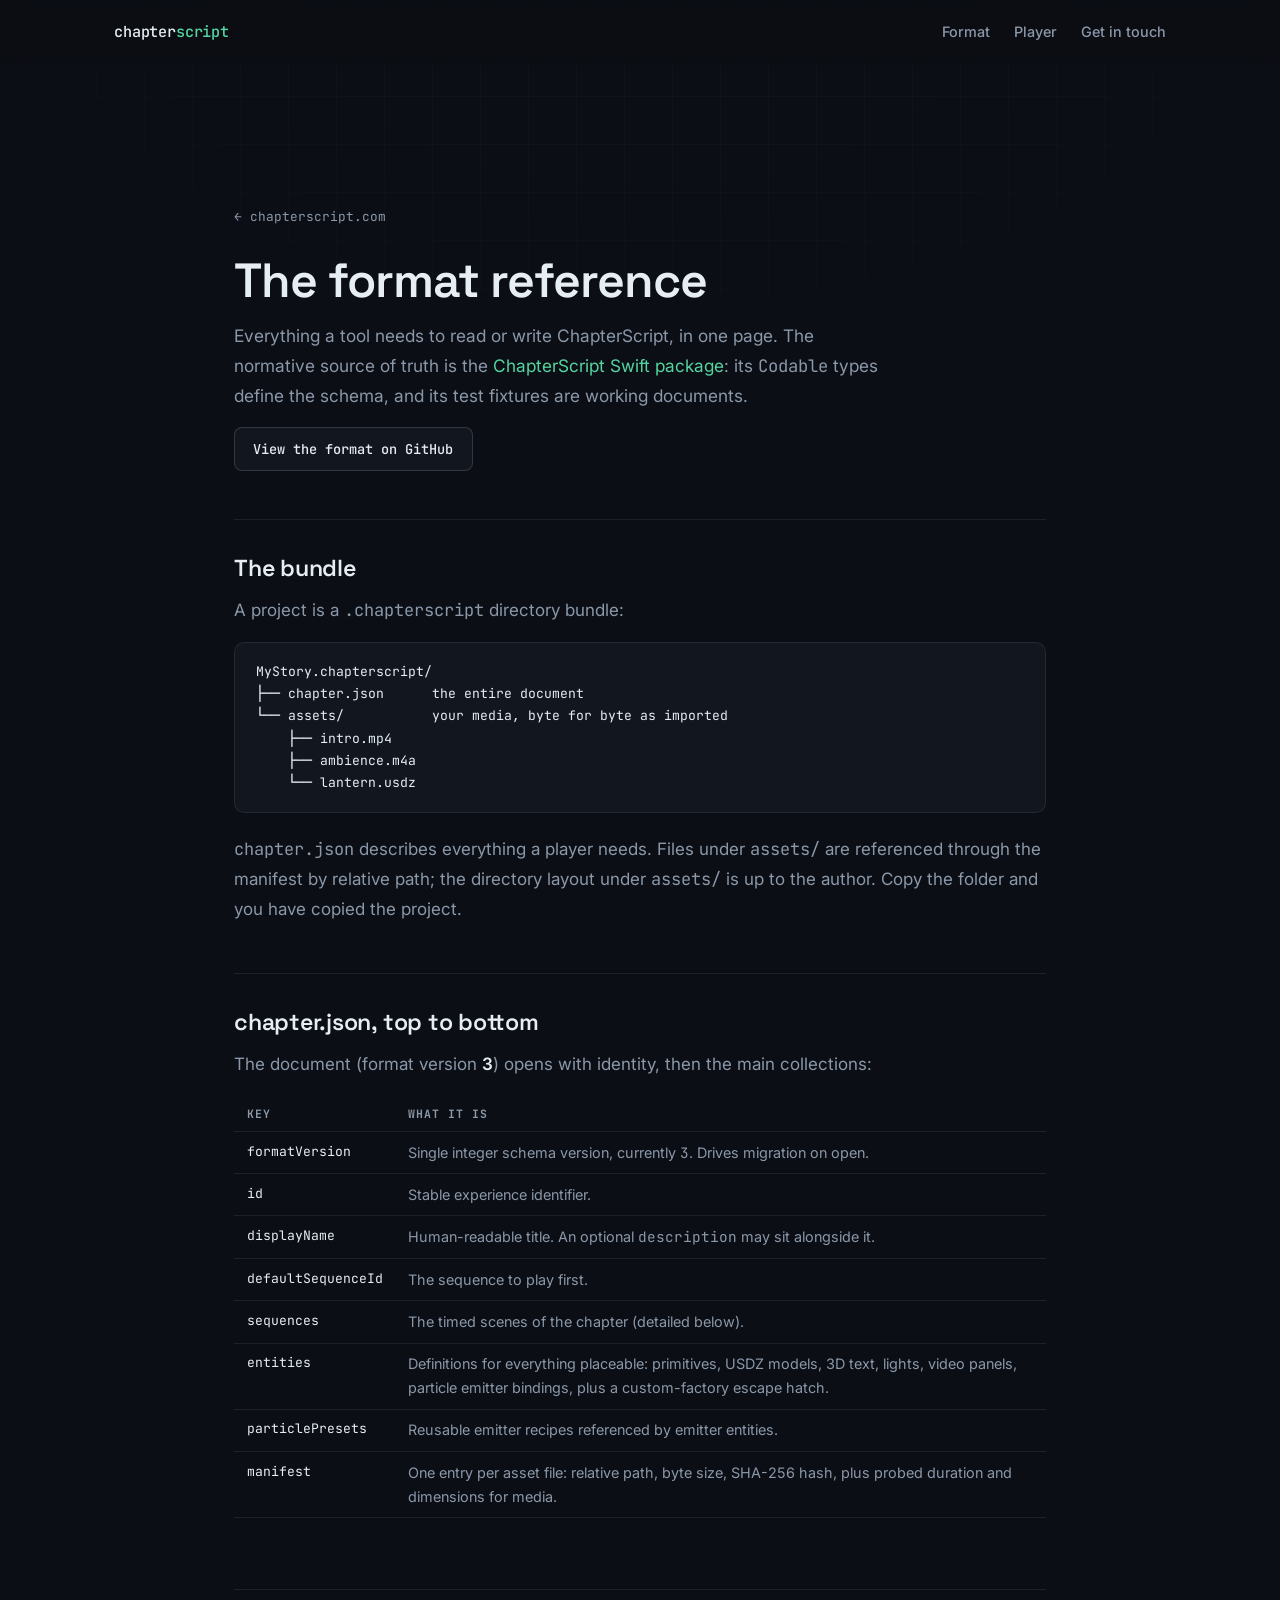
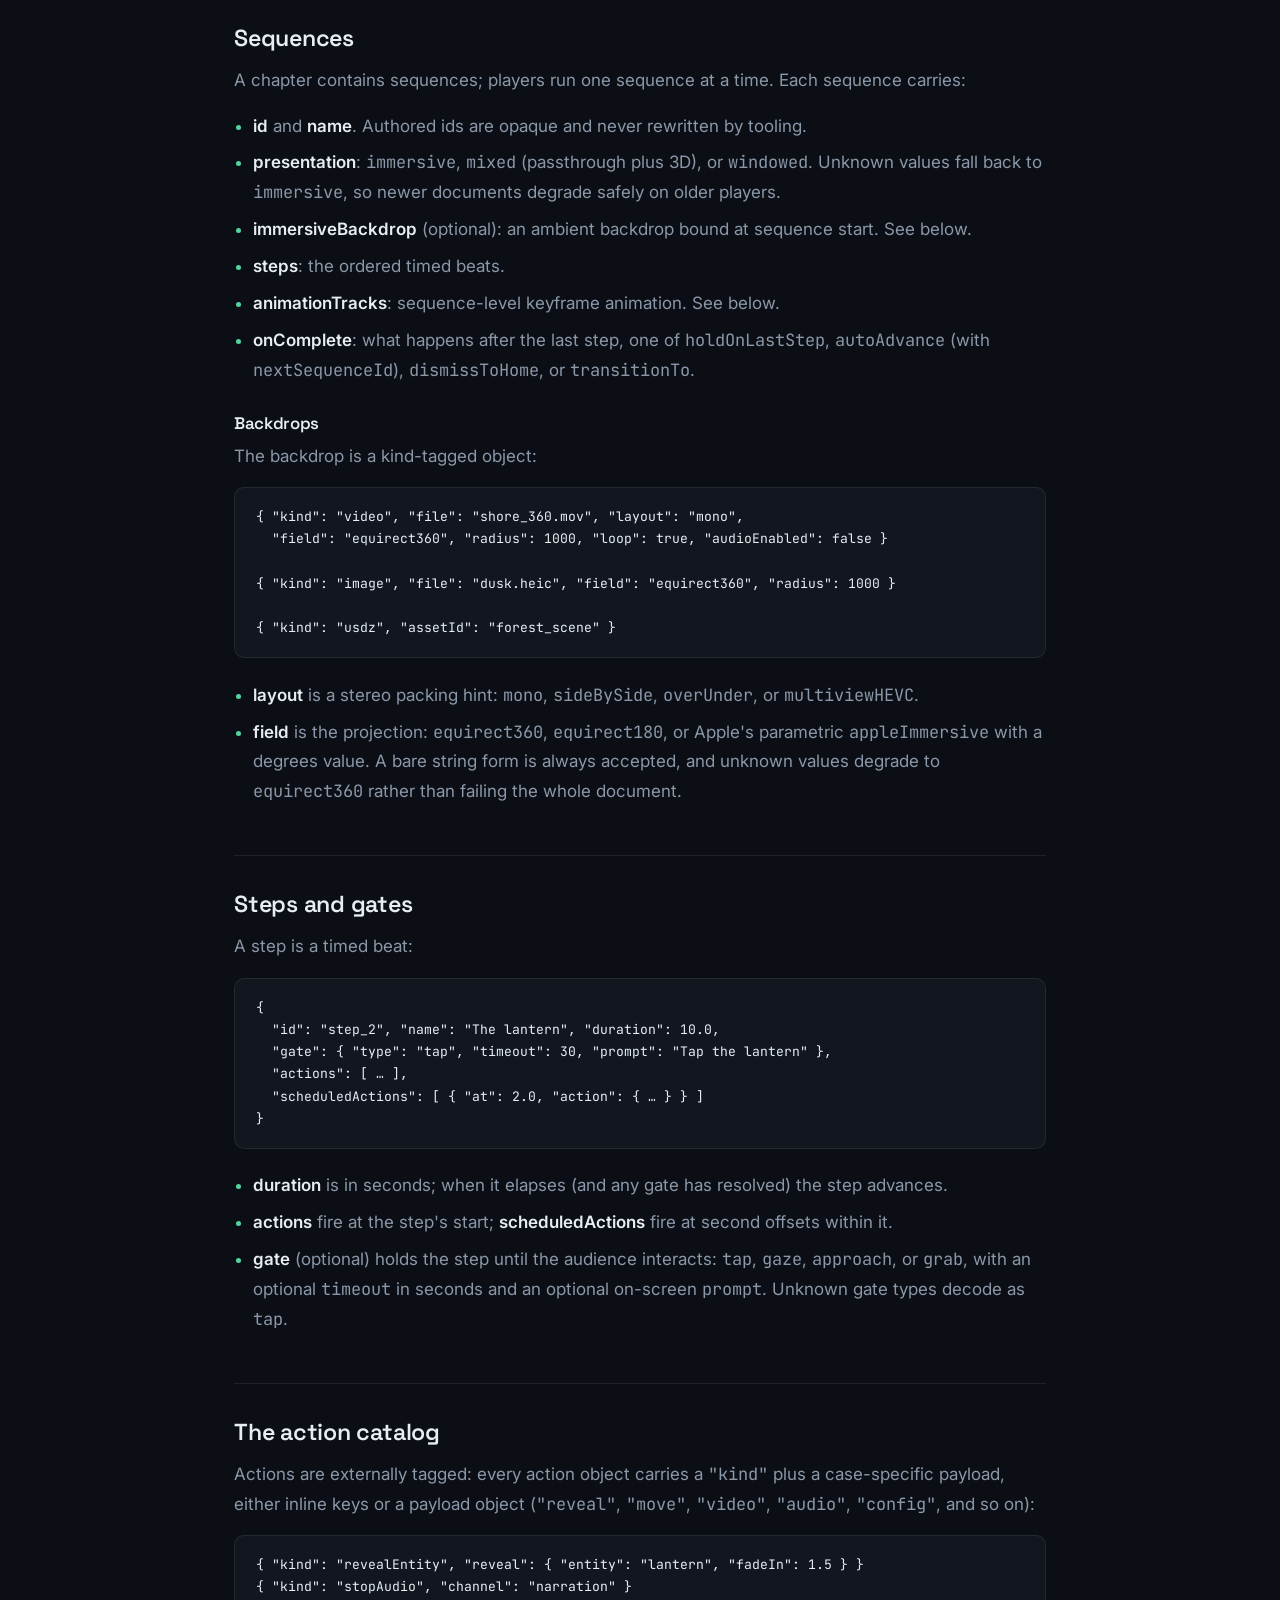
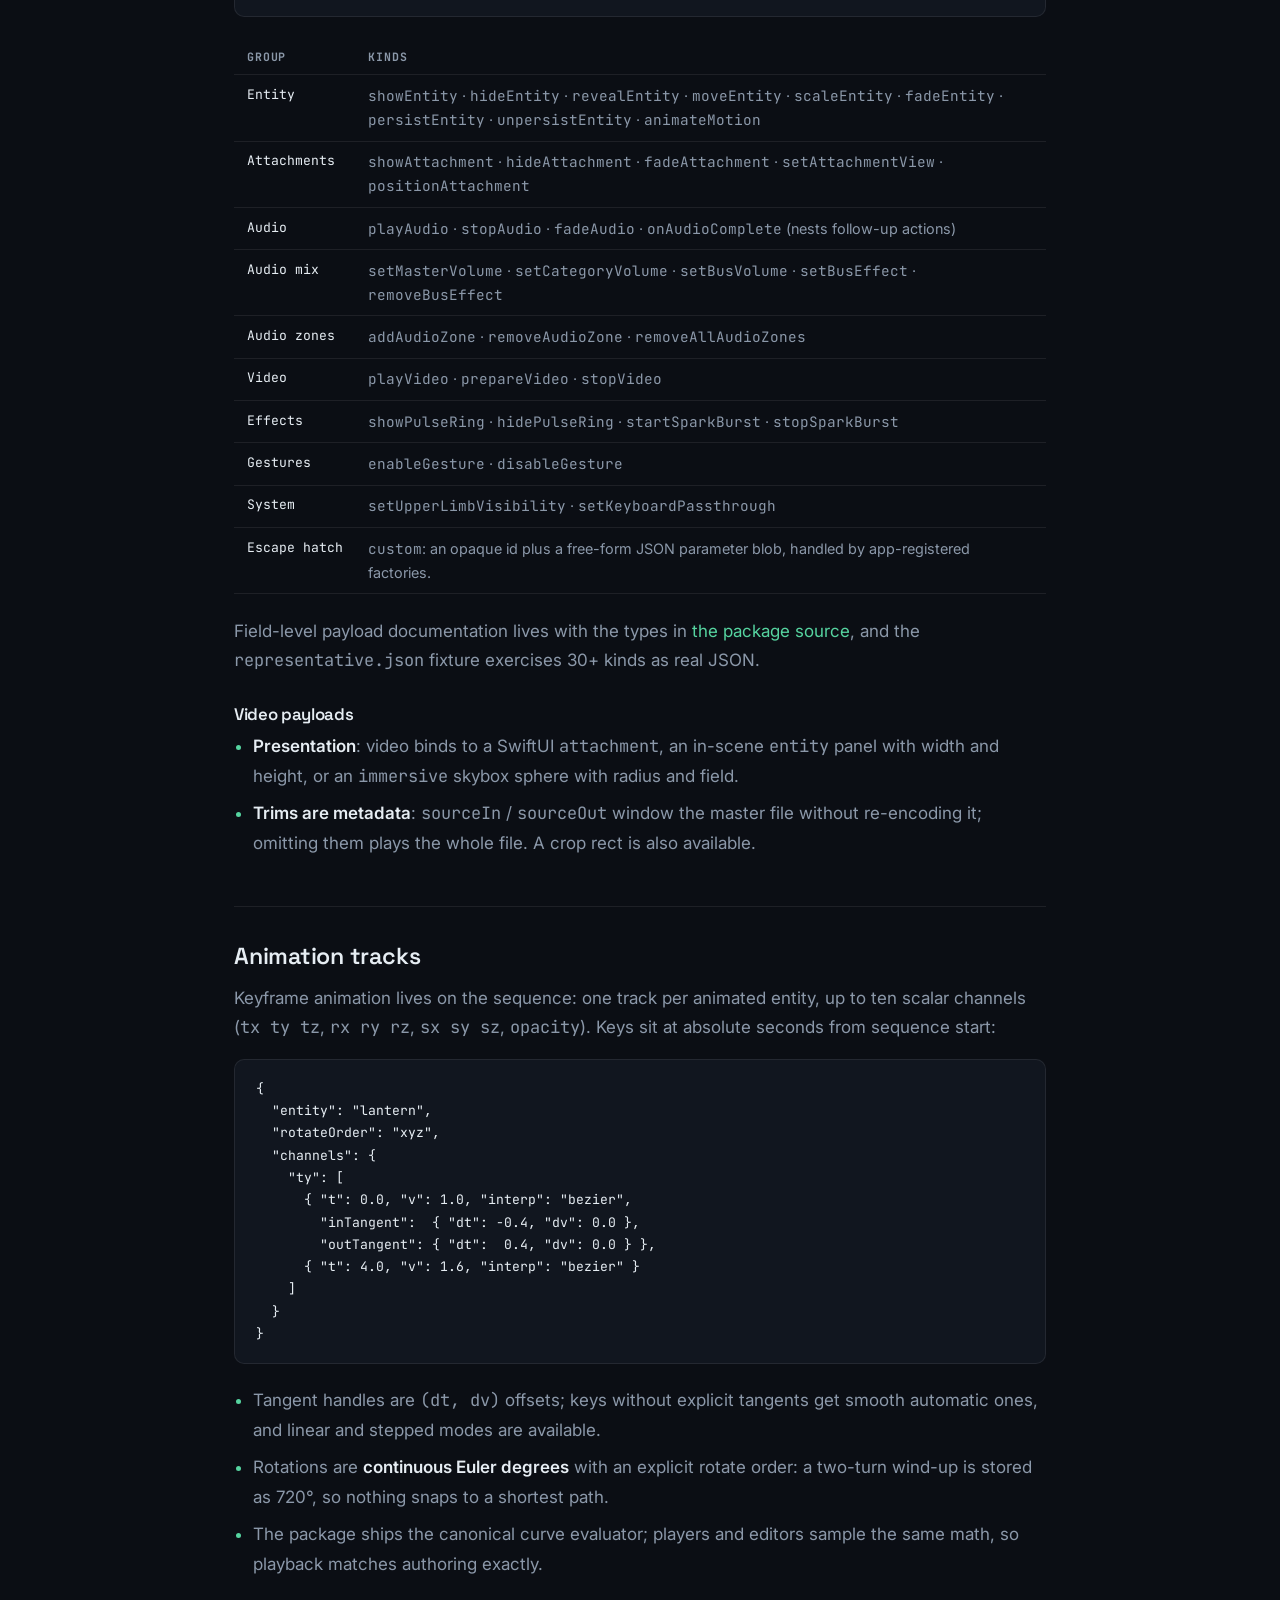
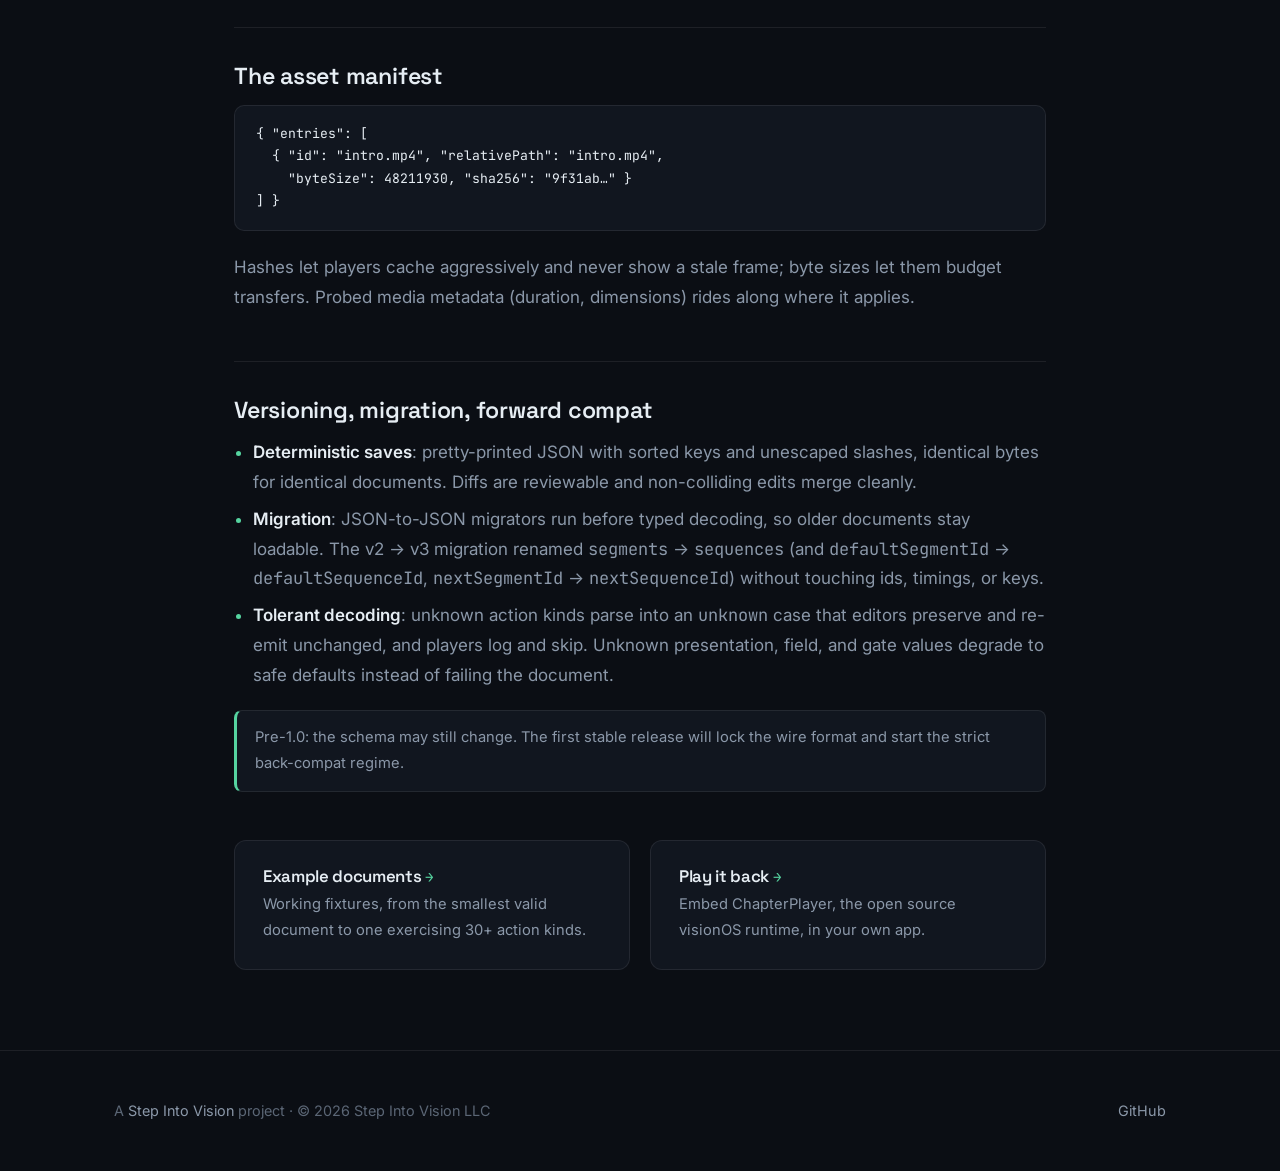
<file: format.html>
<!doctype html>
<html lang="en">
<head>
  <meta charset="utf-8">
  <meta name="viewport" content="width=device-width, initial-scale=1">
  <title>Format reference — ChapterScript</title>
  <meta name="description" content="The complete ChapterScript reference: the .chapterscript bundle, chapter.json top to bottom, sequences, steps, gates, the action catalog, animation tracks, the asset manifest, and versioning.">
  <meta name="keywords" content="ChapterScript, format reference, chapter.json, JSON schema, sequences, steps, gates, actions, animation tracks, asset manifest, spatial computing, Apple Vision Pro">
  <link rel="canonical" href="https://chapterscript.com/format.html">
  <meta name="theme-color" content="#0b0e14">
  <meta property="og:site_name" content="ChapterScript">
  <meta property="og:type" content="article">
  <meta property="og:title" content="The ChapterScript format reference">
  <meta property="og:description" content="The .chapterscript bundle, chapter.json top to bottom, sequences, steps, gates, the action catalog, animation tracks, and versioning.">
  <meta property="og:url" content="https://chapterscript.com/format.html">
  <meta property="og:image" content="https://chapterscript.com/assets/og.png">
  <meta property="og:image:width" content="1200">
  <meta property="og:image:height" content="630">
  <meta property="og:image:alt" content="chapterscript — an open format for spatial stories">
  <meta name="twitter:card" content="summary_large_image">
  <meta name="twitter:title" content="The ChapterScript format reference">
  <meta name="twitter:description" content="Everything a tool needs to read or write ChapterScript, in one page.">
  <meta name="twitter:image" content="https://chapterscript.com/assets/og.png">
  <link rel="icon" type="image/png" href="/assets/favicon.png">
  <link rel="apple-touch-icon" href="/assets/touch-icon.png">
  <link rel="preconnect" href="https://fonts.googleapis.com">
  <link rel="preconnect" href="https://fonts.gstatic.com" crossorigin>
  <link href="https://fonts.googleapis.com/css2?family=Space+Grotesk:wght@500;600;700&family=Inter:wght@400;500;600&family=JetBrains+Mono:ital,wght@0,400;0,500;1,400&display=swap" rel="stylesheet">
  <link rel="stylesheet" href="/assets/css/site.css?v=20261118-3">
</head>
<body>
  <div class="grid-bg" aria-hidden="true"></div>

  <header class="nav">
    <div class="wrap nav-inner">
      <a class="wordmark" href="/">chapter<span class="accent">script</span></a>
      <nav class="nav-links" aria-label="Site">
        <a href="/format.html" aria-current="page">Format</a>
        <a href="/player.html">Player</a>
        <a href="/#early-access">Get in touch</a>
      </nav>
    </div>
  </header>

  <main class="docpage">
    <div class="wrap">
      <a class="doc-back" href="/">← chapterscript.com</a>
      <h1>The format reference</h1>
      <p class="doc-lede">
        Everything a tool needs to read or write ChapterScript, in one page. The
        normative source of truth is the
        <a href="https://github.com/StepIntoVision/ChapterScript">ChapterScript Swift package</a>:
        its <code>Codable</code> types define the schema, and its test fixtures are
        working documents.
      </p>
      <a class="btn" href="https://github.com/StepIntoVision/ChapterScript">View the format on GitHub</a>

      <h2 id="bundle">The bundle</h2>
      <p>A project is a <code>.chapterscript</code> directory bundle:</p>
      <pre>MyStory.chapterscript/
├── chapter.json      the entire document
└── assets/           your media, byte for byte as imported
    ├── intro.mp4
    ├── ambience.m4a
    └── lantern.usdz</pre>
      <p>
        <code>chapter.json</code> describes everything a player needs. Files under
        <code>assets/</code> are referenced through the manifest by relative path; the
        directory layout under <code>assets/</code> is up to the author. Copy the folder
        and you have copied the project.
      </p>

      <h2 id="document">chapter.json, top to bottom</h2>
      <p>The document (format version <strong>3</strong>) opens with identity, then the main collections:</p>
      <div class="table-scroll"><table>
        <tr><th>Key</th><th>What it is</th></tr>
        <tr><td>formatVersion</td><td>Single integer schema version, currently <code>3</code>. Drives migration on open.</td></tr>
        <tr><td>id</td><td>Stable experience identifier.</td></tr>
        <tr><td>displayName</td><td>Human-readable title. An optional <code>description</code> may sit alongside it.</td></tr>
        <tr><td>defaultSequenceId</td><td>The sequence to play first.</td></tr>
        <tr><td>sequences</td><td>The timed scenes of the chapter (detailed below).</td></tr>
        <tr><td>entities</td><td>Definitions for everything placeable: primitives, USDZ models, 3D text, lights, video panels, particle emitter bindings, plus a custom-factory escape hatch.</td></tr>
        <tr><td>particlePresets</td><td>Reusable emitter recipes referenced by emitter entities.</td></tr>
        <tr><td>manifest</td><td>One entry per asset file: relative path, byte size, SHA-256 hash, plus probed duration and dimensions for media.</td></tr>
      </table></div>

      <h2 id="sequences">Sequences</h2>
      <p>A chapter contains sequences; players run one sequence at a time. Each sequence carries:</p>
      <ul>
        <li><strong>id</strong> and <strong>name</strong>. Authored ids are opaque and never rewritten by tooling.</li>
        <li><strong>presentation</strong>: <code>immersive</code>, <code>mixed</code> (passthrough plus 3D), or <code>windowed</code>. Unknown values fall back to <code>immersive</code>, so newer documents degrade safely on older players.</li>
        <li><strong>immersiveBackdrop</strong> (optional): an ambient backdrop bound at sequence start. See below.</li>
        <li><strong>steps</strong>: the ordered timed beats.</li>
        <li><strong>animationTracks</strong>: sequence-level keyframe animation. See below.</li>
        <li><strong>onComplete</strong>: what happens after the last step, one of <code>holdOnLastStep</code>, <code>autoAdvance</code> (with <code>nextSequenceId</code>), <code>dismissToHome</code>, or <code>transitionTo</code>.</li>
      </ul>

      <h3>Backdrops</h3>
      <p>The backdrop is a kind-tagged object:</p>
      <pre>{ "kind": "video", "file": "shore_360.mov", "layout": "mono",
  "field": "equirect360", "radius": 1000, "loop": true, "audioEnabled": false }

{ "kind": "image", "file": "dusk.heic", "field": "equirect360", "radius": 1000 }

{ "kind": "usdz", "assetId": "forest_scene" }</pre>
      <ul>
        <li><strong>layout</strong> is a stereo packing hint: <code>mono</code>, <code>sideBySide</code>, <code>overUnder</code>, or <code>multiviewHEVC</code>.</li>
        <li><strong>field</strong> is the projection: <code>equirect360</code>, <code>equirect180</code>, or Apple's parametric <code>appleImmersive</code> with a degrees value. A bare string form is always accepted, and unknown values degrade to <code>equirect360</code> rather than failing the whole document.</li>
      </ul>

      <h2 id="steps">Steps and gates</h2>
      <p>A step is a timed beat:</p>
      <pre>{
  "id": "step_2", "name": "The lantern", "duration": 10.0,
  "gate": { "type": "tap", "timeout": 30, "prompt": "Tap the lantern" },
  "actions": [ … ],
  "scheduledActions": [ { "at": 2.0, "action": { … } } ]
}</pre>
      <ul>
        <li><strong>duration</strong> is in seconds; when it elapses (and any gate has resolved) the step advances.</li>
        <li><strong>actions</strong> fire at the step's start; <strong>scheduledActions</strong> fire at second offsets within it.</li>
        <li><strong>gate</strong> (optional) holds the step until the audience interacts: <code>tap</code>, <code>gaze</code>, <code>approach</code>, or <code>grab</code>, with an optional <code>timeout</code> in seconds and an optional on-screen <code>prompt</code>. Unknown gate types decode as <code>tap</code>.</li>
      </ul>

      <h2 id="actions">The action catalog</h2>
      <p>
        Actions are externally tagged: every action object carries a <code>"kind"</code>
        plus a case-specific payload, either inline keys or a payload object
        (<code>"reveal"</code>, <code>"move"</code>, <code>"video"</code>,
        <code>"audio"</code>, <code>"config"</code>, and so on):
      </p>
      <pre>{ "kind": "revealEntity", "reveal": { "entity": "lantern", "fadeIn": 1.5 } }
{ "kind": "stopAudio", "channel": "narration" }</pre>
      <div class="table-scroll"><table>
        <tr><th>Group</th><th>Kinds</th></tr>
        <tr><td>Entity</td><td><code>showEntity</code> · <code>hideEntity</code> · <code>revealEntity</code> · <code>moveEntity</code> · <code>scaleEntity</code> · <code>fadeEntity</code> · <code>persistEntity</code> · <code>unpersistEntity</code> · <code>animateMotion</code></td></tr>
        <tr><td>Attachments</td><td><code>showAttachment</code> · <code>hideAttachment</code> · <code>fadeAttachment</code> · <code>setAttachmentView</code> · <code>positionAttachment</code></td></tr>
        <tr><td>Audio</td><td><code>playAudio</code> · <code>stopAudio</code> · <code>fadeAudio</code> · <code>onAudioComplete</code> (nests follow-up actions)</td></tr>
        <tr><td>Audio mix</td><td><code>setMasterVolume</code> · <code>setCategoryVolume</code> · <code>setBusVolume</code> · <code>setBusEffect</code> · <code>removeBusEffect</code></td></tr>
        <tr><td>Audio zones</td><td><code>addAudioZone</code> · <code>removeAudioZone</code> · <code>removeAllAudioZones</code></td></tr>
        <tr><td>Video</td><td><code>playVideo</code> · <code>prepareVideo</code> · <code>stopVideo</code></td></tr>
        <tr><td>Effects</td><td><code>showPulseRing</code> · <code>hidePulseRing</code> · <code>startSparkBurst</code> · <code>stopSparkBurst</code></td></tr>
        <tr><td>Gestures</td><td><code>enableGesture</code> · <code>disableGesture</code></td></tr>
        <tr><td>System</td><td><code>setUpperLimbVisibility</code> · <code>setKeyboardPassthrough</code></td></tr>
        <tr><td>Escape hatch</td><td><code>custom</code>: an opaque id plus a free-form JSON parameter blob, handled by app-registered factories.</td></tr>
      </table></div>
      <p>
        Field-level payload documentation lives with the types in
        <a href="https://github.com/StepIntoVision/ChapterScript">the package source</a>, and
        the <code>representative.json</code> fixture exercises 30+ kinds as real JSON.
      </p>

      <h3>Video payloads</h3>
      <ul>
        <li><strong>Presentation</strong>: video binds to a SwiftUI <code>attachment</code>, an in-scene <code>entity</code> panel with width and height, or an <code>immersive</code> skybox sphere with radius and field.</li>
        <li><strong>Trims are metadata</strong>: <code>sourceIn</code> / <code>sourceOut</code> window the master file without re-encoding it; omitting them plays the whole file. A crop rect is also available.</li>
      </ul>

      <h2 id="animation">Animation tracks</h2>
      <p>
        Keyframe animation lives on the sequence: one track per animated entity, up to ten
        scalar channels (<code>tx ty tz</code>, <code>rx ry rz</code>, <code>sx sy sz</code>,
        <code>opacity</code>). Keys sit at absolute seconds from sequence start:
      </p>
      <pre>{
  "entity": "lantern",
  "rotateOrder": "xyz",
  "channels": {
    "ty": [
      { "t": 0.0, "v": 1.0, "interp": "bezier",
        "inTangent":  { "dt": -0.4, "dv": 0.0 },
        "outTangent": { "dt":  0.4, "dv": 0.0 } },
      { "t": 4.0, "v": 1.6, "interp": "bezier" }
    ]
  }
}</pre>
      <ul>
        <li>Tangent handles are <code>(dt, dv)</code> offsets; keys without explicit tangents get smooth automatic ones, and linear and stepped modes are available.</li>
        <li>Rotations are <strong>continuous Euler degrees</strong> with an explicit rotate order: a two-turn wind-up is stored as 720°, so nothing snaps to a shortest path.</li>
        <li>The package ships the canonical curve evaluator; players and editors sample the same math, so playback matches authoring exactly.</li>
      </ul>

      <h2 id="manifest">The asset manifest</h2>
      <pre>{ "entries": [
  { "id": "intro.mp4", "relativePath": "intro.mp4",
    "byteSize": 48211930, "sha256": "9f31ab…" }
] }</pre>
      <p>
        Hashes let players cache aggressively and never show a stale frame; byte sizes
        let them budget transfers. Probed media metadata (duration, dimensions) rides
        along where it applies.
      </p>

      <h2 id="versioning">Versioning, migration, forward compat</h2>
      <ul>
        <li><strong>Deterministic saves</strong>: pretty-printed JSON with sorted keys and unescaped slashes, identical bytes for identical documents. Diffs are reviewable and non-colliding edits merge cleanly.</li>
        <li><strong>Migration</strong>: JSON-to-JSON migrators run before typed decoding, so older documents stay loadable. The v2 → v3 migration renamed <code>segments</code> → <code>sequences</code> (and <code>defaultSegmentId</code> → <code>defaultSequenceId</code>, <code>nextSegmentId</code> → <code>nextSequenceId</code>) without touching ids, timings, or keys.</li>
        <li><strong>Tolerant decoding</strong>: unknown action kinds parse into an <code>unknown</code> case that editors preserve and re-emit unchanged, and players log and skip. Unknown presentation, field, and gate values degrade to safe defaults instead of failing the document.</li>
      </ul>
      <div class="doc-callout"><p>
        Pre-1.0: the schema may still change. The first stable release will lock the
        wire format and start the strict back-compat regime.
      </p></div>

      <div class="doc-next">
        <a class="spec-link" href="https://github.com/StepIntoVision/ChapterScript/tree/main/Tests/ChapterScriptTests/Fixtures">
          <h3>Example documents <span>→</span></h3>
          <p>Working fixtures, from the smallest valid document to one exercising 30+ action kinds.</p>
        </a>
        <a class="spec-link" href="/player.html">
          <h3>Play it back <span>→</span></h3>
          <p>Embed ChapterPlayer, the open source visionOS runtime, in your own app.</p>
        </a>
      </div>
    </div>
  </main>

  <footer class="footer">
    <div class="wrap footer-inner">
      <p>A <a href="https://stepinto.vision">Step Into Vision</a> project · ©&nbsp;2026&nbsp;Step&nbsp;Into&nbsp;Vision&nbsp;LLC</p>
      <div class="footer-links">
        <a href="https://github.com/StepIntoVision/ChapterScript">GitHub</a>
      </div>
    </div>
  </footer>
</body>
</html>
</file>
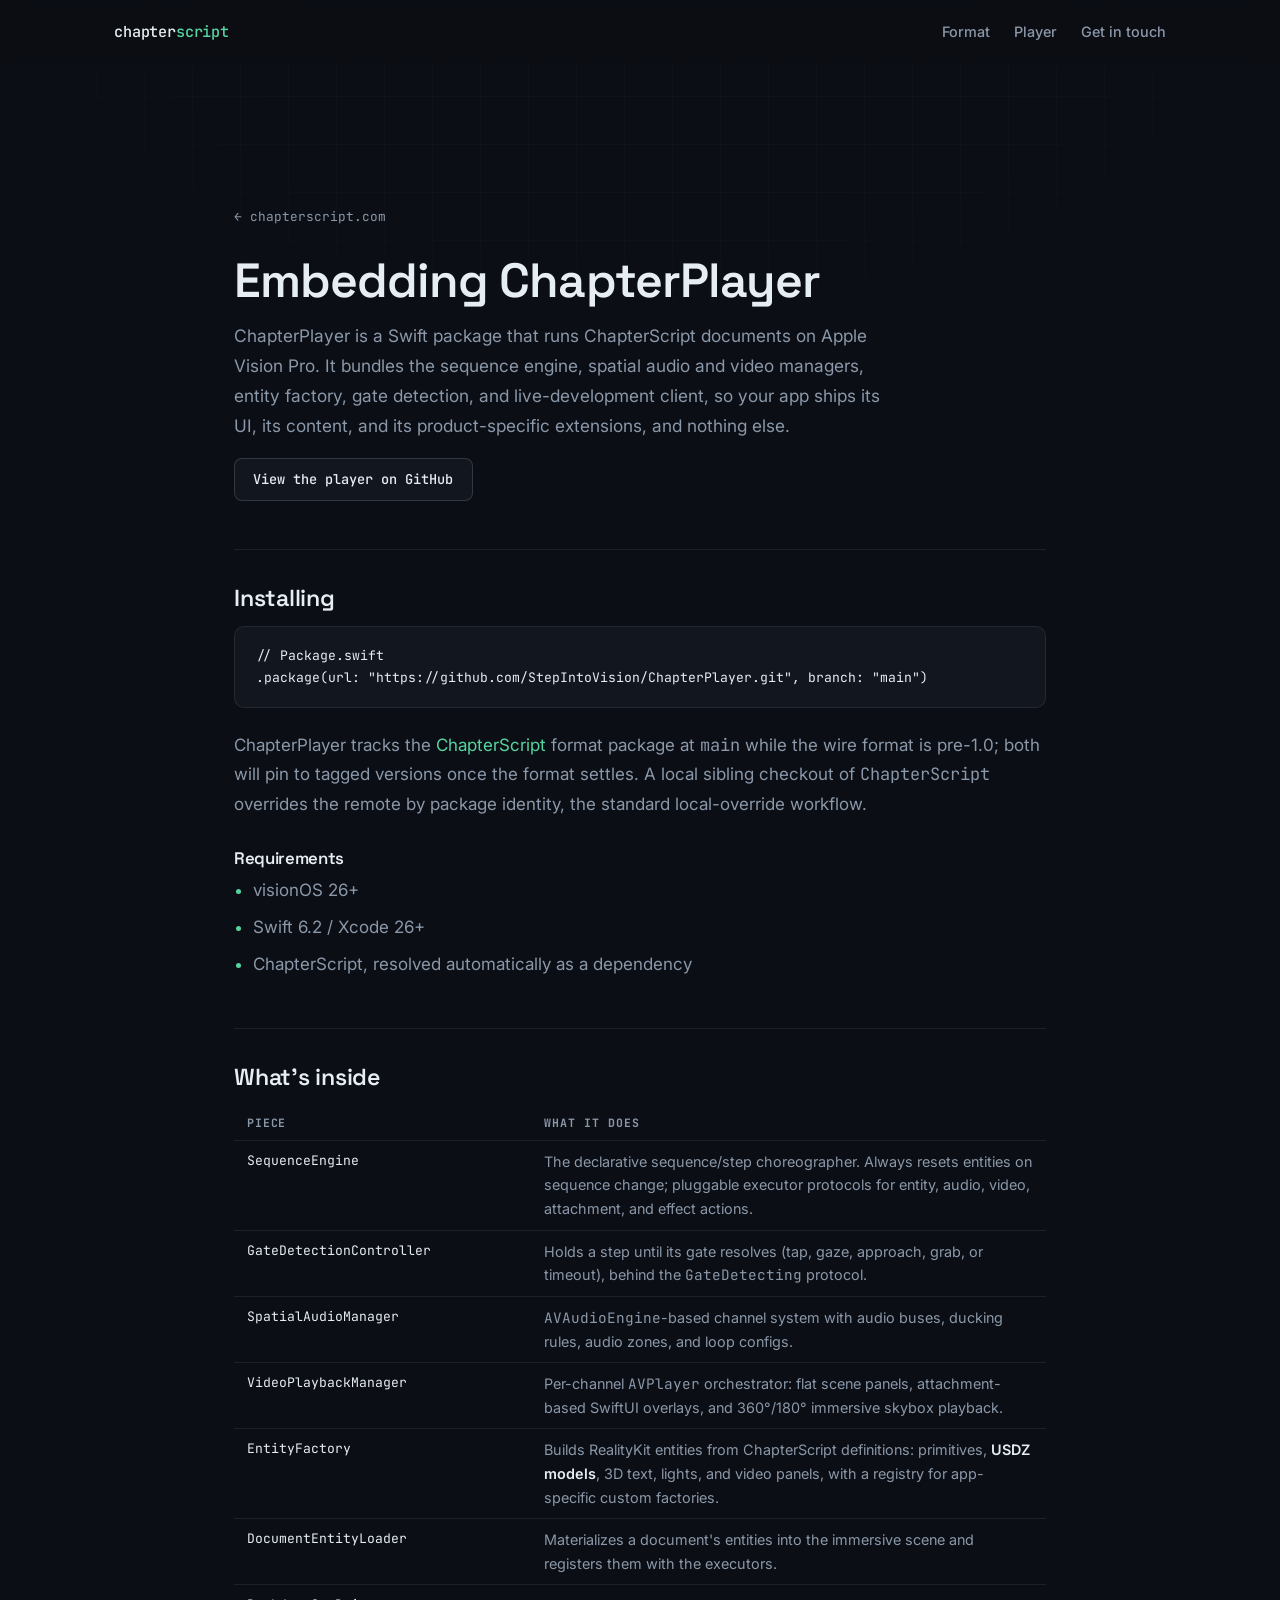
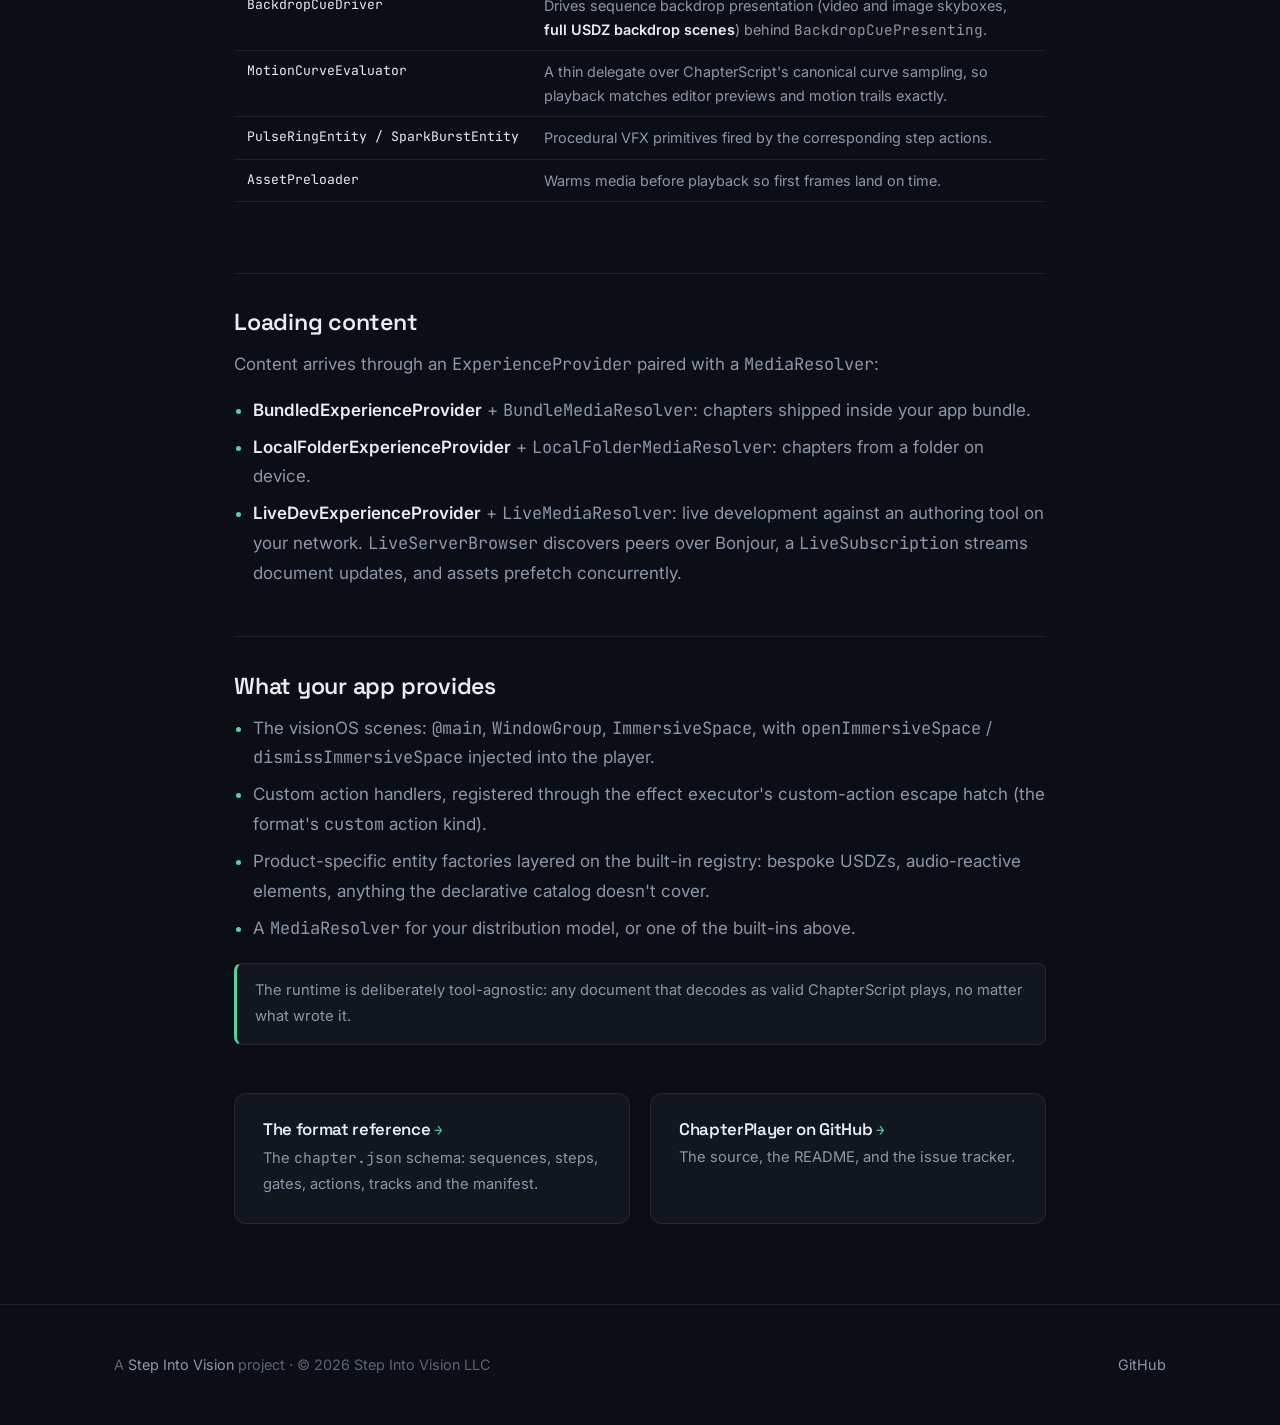
<file: player.html>
<!doctype html>
<html lang="en">
<head>
  <meta charset="utf-8">
  <meta name="viewport" content="width=device-width, initial-scale=1">
  <title>Embedding guide — ChapterPlayer</title>
  <meta name="description" content="How to embed ChapterPlayer, the open source visionOS runtime for ChapterScript: architecture, content loading, live development, and requirements.">
  <meta name="keywords" content="ChapterPlayer, ChapterScript, visionOS runtime, Swift package, RealityKit, spatial audio, immersive video, USDZ, Apple Vision Pro, embedding guide">
  <link rel="canonical" href="https://chapterscript.com/player.html">
  <meta name="theme-color" content="#0b0e14">
  <meta property="og:site_name" content="ChapterScript">
  <meta property="og:type" content="article">
  <meta property="og:title" content="Embedding ChapterPlayer">
  <meta property="og:description" content="The open source visionOS runtime for ChapterScript: install it, load content, wire your scenes, and go live against an authoring tool.">
  <meta property="og:url" content="https://chapterscript.com/player.html">
  <meta property="og:image" content="https://chapterscript.com/assets/og.png">
  <meta property="og:image:width" content="1200">
  <meta property="og:image:height" content="630">
  <meta property="og:image:alt" content="chapterscript — an open format for spatial stories">
  <meta name="twitter:card" content="summary_large_image">
  <meta name="twitter:title" content="Embedding ChapterPlayer">
  <meta name="twitter:description" content="The open source visionOS runtime for ChapterScript bundles.">
  <meta name="twitter:image" content="https://chapterscript.com/assets/og.png">
  <link rel="icon" type="image/png" href="/assets/favicon.png">
  <link rel="apple-touch-icon" href="/assets/touch-icon.png">
  <link rel="preconnect" href="https://fonts.googleapis.com">
  <link rel="preconnect" href="https://fonts.gstatic.com" crossorigin>
  <link href="https://fonts.googleapis.com/css2?family=Space+Grotesk:wght@500;600;700&family=Inter:wght@400;500;600&family=JetBrains+Mono:ital,wght@0,400;0,500;1,400&display=swap" rel="stylesheet">
  <link rel="stylesheet" href="/assets/css/site.css?v=20261118-3">
</head>
<body>
  <div class="grid-bg" aria-hidden="true"></div>

  <header class="nav">
    <div class="wrap nav-inner">
      <a class="wordmark" href="/">chapter<span class="accent">script</span></a>
      <nav class="nav-links" aria-label="Site">
        <a href="/format.html">Format</a>
        <a href="/player.html" aria-current="page">Player</a>
        <a href="/#early-access">Get in touch</a>
      </nav>
    </div>
  </header>

  <main class="docpage">
    <div class="wrap">
      <a class="doc-back" href="/">← chapterscript.com</a>
      <h1>Embedding ChapterPlayer</h1>
      <p class="doc-lede">
        ChapterPlayer is a Swift package that runs ChapterScript documents on Apple
        Vision Pro. It bundles the sequence engine, spatial audio and video managers,
        entity factory, gate detection, and live-development client, so your app ships
        its UI, its content, and its product-specific extensions, and nothing else.
      </p>
      <a class="btn" href="https://github.com/StepIntoVision/ChapterPlayer">View the player on GitHub</a>

      <h2 id="install">Installing</h2>
      <pre>// Package.swift
.package(url: "https://github.com/StepIntoVision/ChapterPlayer.git", branch: "main")</pre>
      <p>
        ChapterPlayer tracks the <a href="https://github.com/StepIntoVision/ChapterScript">ChapterScript</a>
        format package at <code>main</code> while the wire format is pre-1.0; both will
        pin to tagged versions once the format settles. A local sibling checkout of
        <code>ChapterScript</code> overrides the remote by package identity, the standard
        local-override workflow.
      </p>
      <h3>Requirements</h3>
      <ul>
        <li>visionOS 26+</li>
        <li>Swift 6.2 / Xcode 26+</li>
        <li>ChapterScript, resolved automatically as a dependency</li>
      </ul>

      <h2 id="architecture">What's inside</h2>
      <div class="table-scroll"><table>
        <tr><th>Piece</th><th>What it does</th></tr>
        <tr><td>SequenceEngine</td><td>The declarative sequence/step choreographer. Always resets entities on sequence change; pluggable executor protocols for entity, audio, video, attachment, and effect actions.</td></tr>
        <tr><td>GateDetectionController</td><td>Holds a step until its gate resolves (tap, gaze, approach, grab, or timeout), behind the <code>GateDetecting</code> protocol.</td></tr>
        <tr><td>SpatialAudioManager</td><td><code>AVAudioEngine</code>-based channel system with audio buses, ducking rules, audio zones, and loop configs.</td></tr>
        <tr><td>VideoPlaybackManager</td><td>Per-channel <code>AVPlayer</code> orchestrator: flat scene panels, attachment-based SwiftUI overlays, and 360°/180° immersive skybox playback.</td></tr>
        <tr><td>EntityFactory</td><td>Builds RealityKit entities from ChapterScript definitions: primitives, <strong>USDZ models</strong>, 3D text, lights, and video panels, with a registry for app-specific custom factories.</td></tr>
        <tr><td>DocumentEntityLoader</td><td>Materializes a document's entities into the immersive scene and registers them with the executors.</td></tr>
        <tr><td>BackdropCueDriver</td><td>Drives sequence backdrop presentation (video and image skyboxes, <strong>full USDZ backdrop scenes</strong>) behind <code>BackdropCuePresenting</code>.</td></tr>
        <tr><td>MotionCurveEvaluator</td><td>A thin delegate over ChapterScript's canonical curve sampling, so playback matches editor previews and motion trails exactly.</td></tr>
        <tr><td>PulseRingEntity / SparkBurstEntity</td><td>Procedural VFX primitives fired by the corresponding step actions.</td></tr>
        <tr><td>AssetPreloader</td><td>Warms media before playback so first frames land on time.</td></tr>
      </table></div>

      <h2 id="content">Loading content</h2>
      <p>Content arrives through an <code>ExperienceProvider</code> paired with a <code>MediaResolver</code>:</p>
      <ul>
        <li><strong>BundledExperienceProvider</strong> + <code>BundleMediaResolver</code>: chapters shipped inside your app bundle.</li>
        <li><strong>LocalFolderExperienceProvider</strong> + <code>LocalFolderMediaResolver</code>: chapters from a folder on device.</li>
        <li><strong>LiveDevExperienceProvider</strong> + <code>LiveMediaResolver</code>: live development against an authoring tool on your network. <code>LiveServerBrowser</code> discovers peers over Bonjour, a <code>LiveSubscription</code> streams document updates, and assets prefetch concurrently.</li>
      </ul>

      <h2 id="responsibilities">What your app provides</h2>
      <ul>
        <li>The visionOS scenes: <code>@main</code>, <code>WindowGroup</code>, <code>ImmersiveSpace</code>, with <code>openImmersiveSpace</code> / <code>dismissImmersiveSpace</code> injected into the player.</li>
        <li>Custom action handlers, registered through the effect executor's custom-action escape hatch (the format's <code>custom</code> action kind).</li>
        <li>Product-specific entity factories layered on the built-in registry: bespoke USDZs, audio-reactive elements, anything the declarative catalog doesn't cover.</li>
        <li>A <code>MediaResolver</code> for your distribution model, or one of the built-ins above.</li>
      </ul>

      <div class="doc-callout"><p>
        The runtime is deliberately tool-agnostic: any document that decodes as valid
        ChapterScript plays, no matter what wrote it.
      </p></div>

      <div class="doc-next">
        <a class="spec-link" href="/format.html">
          <h3>The format reference <span>→</span></h3>
          <p>The <code>chapter.json</code> schema: sequences, steps, gates, actions, tracks and the manifest.</p>
        </a>
        <a class="spec-link" href="https://github.com/StepIntoVision/ChapterPlayer">
          <h3>ChapterPlayer on GitHub <span>→</span></h3>
          <p>The source, the README, and the issue tracker.</p>
        </a>
      </div>
    </div>
  </main>

  <footer class="footer">
    <div class="wrap footer-inner">
      <p>A <a href="https://stepinto.vision">Step Into Vision</a> project · ©&nbsp;2026&nbsp;Step&nbsp;Into&nbsp;Vision&nbsp;LLC</p>
      <div class="footer-links">
        <a href="https://github.com/StepIntoVision/ChapterPlayer">GitHub</a>
      </div>
    </div>
  </footer>
</body>
</html>
</file>
<file: assets/css/site.css>
/* chapterscript.com — dark slate terminal theme.
   All colors live here; use the variables, not literal hex, for anything new. */

:root {
  --bg: #0b0e14;
  --panel: #11161f;
  --panel-2: #151b26;
  --border: rgba(255, 255, 255, 0.08);
  --border-strong: rgba(255, 255, 255, 0.14);
  --ink: #e6edf3;
  --dim: #8b98a9;
  --faint: #5b6675;
  --mint: #56d4a0;
  --mint-dim: rgba(86, 212, 160, 0.14);
  --blue: #7aa2f7;
  --blue-dim: rgba(122, 162, 247, 0.12);
  --syn-key: #7aa2f7;
  --syn-str: #56d4a0;
  --syn-num: #e5c07b;
  --syn-comment: #5b6675;
  --font-display: "Space Grotesk", system-ui, sans-serif;
  --font-body: "Inter", system-ui, sans-serif;
  --font-mono: "JetBrains Mono", ui-monospace, "SF Mono", Menlo, monospace;
  --max-w: 1100px;
  --radius: 12px;
}

* { box-sizing: border-box; margin: 0; padding: 0; }

html {
  color-scheme: dark;
  scroll-padding-top: 5.5rem;
}

@media (prefers-reduced-motion: no-preference) {
  html { scroll-behavior: smooth; }
}

body {
  background: var(--bg);
  color: var(--ink);
  font-family: var(--font-body);
  font-size: 1.0625rem;
  line-height: 1.65;
  -webkit-font-smoothing: antialiased;
}

::selection { background: var(--mint-dim); color: var(--ink); }

a { color: var(--mint); text-decoration: none; }
a:hover { text-decoration: underline; text-underline-offset: 3px; }

h1, h2, h3 {
  font-family: var(--font-display);
  font-weight: 600;
  line-height: 1.15;
  letter-spacing: -0.02em;
}

code, kbd, pre { font-family: var(--font-mono); }

.wrap {
  max-width: var(--max-w);
  margin: 0 auto;
  padding: 0 1.5rem;
}

/* ---------- Atmosphere ---------- */

.grid-bg {
  position: fixed;
  inset: 0;
  z-index: -1;
  background-image:
    linear-gradient(rgba(255, 255, 255, 0.025) 1px, transparent 1px),
    linear-gradient(90deg, rgba(255, 255, 255, 0.025) 1px, transparent 1px);
  background-size: 48px 48px;
  mask-image: radial-gradient(ellipse 80% 60% at 50% 0%, #000 30%, transparent 75%);
  -webkit-mask-image: radial-gradient(ellipse 80% 60% at 50% 0%, #000 30%, transparent 75%);
}

.glow {
  position: absolute;
  z-index: -1;
  border-radius: 50%;
  filter: blur(90px);
  opacity: 0.35;
  pointer-events: none;
}

.glow-mint { background: radial-gradient(circle, rgba(86, 212, 160, 0.35), transparent 70%); }
.glow-blue { background: radial-gradient(circle, rgba(122, 162, 247, 0.3), transparent 70%); }

/* ---------- Nav ---------- */

.nav {
  position: sticky;
  top: 0;
  z-index: 10;
  background: rgba(11, 14, 20, 0.82);
  backdrop-filter: blur(12px);
  -webkit-backdrop-filter: blur(12px);
  border-bottom: 1px solid transparent;
  transition: border-color 0.2s;
}

.nav.scrolled { border-bottom-color: var(--border); }

.nav-inner {
  display: flex;
  align-items: center;
  gap: 1.75rem;
  height: 4rem;
}

.wordmark {
  font-family: var(--font-mono);
  font-size: 0.95rem;
  font-weight: 500;
  color: var(--ink);
  letter-spacing: -0.01em;
}

.wordmark:hover { text-decoration: none; }
.wordmark .accent { color: var(--mint); }

.nav-links {
  display: flex;
  gap: 1.5rem;
  margin-left: auto;
  align-items: center;
}

.nav-links a {
  color: var(--dim);
  font-size: 0.9rem;
  font-weight: 500;
}

.nav-links a:hover { color: var(--ink); text-decoration: none; }

/* ---------- Buttons ---------- */

.btn {
  display: inline-flex;
  align-items: center;
  gap: 0.5rem;
  padding: 0.6rem 1.15rem;
  border-radius: 8px;
  font-family: var(--font-mono);
  font-size: 0.85rem;
  font-weight: 500;
  border: 1px solid var(--border-strong);
  color: var(--ink);
  background: var(--panel);
  transition: border-color 0.15s, background 0.15s, transform 0.15s;
}

.btn:hover { text-decoration: none; border-color: var(--mint); }

.btn-primary {
  background: var(--mint);
  border-color: var(--mint);
  color: #0b1712;
}

.btn-primary:hover {
  background: #6be0af;
  border-color: #6be0af;
}

.btn-ghost { background: transparent; }

.btn svg { flex-shrink: 0; }

.nav .btn { padding: 0.45rem 0.9rem; font-size: 0.8rem; }

/* ---------- Hero ---------- */

.hero {
  position: relative;
  padding: 7rem 0 5.5rem;
  overflow: hidden;
}

.hero .glow-mint { width: 480px; height: 480px; top: -180px; left: 8%; }
.hero .glow-blue { width: 420px; height: 420px; top: -120px; right: 5%; }

.eyebrow {
  font-family: var(--font-mono);
  font-size: 0.78rem;
  letter-spacing: 0.08em;
  text-transform: uppercase;
  color: var(--mint);
  margin-bottom: 1.25rem;
}

.hero h1 {
  font-size: clamp(2.4rem, 6vw, 4rem);
  max-width: 16ch;
  margin-bottom: 1.25rem;
}

.hero-projects {
  display: grid;
  grid-template-columns: repeat(2, minmax(0, 1fr));
  gap: 2rem;
  margin-top: 2.5rem;
}
.hero-projects section {
  display: flex;
  flex-direction: column;
  align-items: flex-start;
  border-top: 1px solid var(--border-strong);
  padding-top: 1.25rem;
}
.hero-projects p { max-width: 42ch; margin: 0.65rem 0 1.25rem; color: var(--dim); }
.hero-projects .hero-ctas { margin-top: auto; }
.hero-ctas { display: flex; gap: 0.85rem; flex-wrap: wrap; }

/* ---------- Sections ---------- */

.section { padding: 5rem 0; }
.section + .section { border-top: 1px solid var(--border); }

.section-head { max-width: 44rem; margin-bottom: 3rem; }
.section-head h2 { font-size: clamp(1.7rem, 3.5vw, 2.35rem); margin-bottom: 0.9rem; }
.section-head p { color: var(--dim); }

/* ---------- Code panel ---------- */

.code-panel {
  background: var(--panel);
  border: 1px solid var(--border);
  border-radius: var(--radius);
  overflow: hidden;
  box-shadow: 0 24px 60px rgba(0, 0, 0, 0.35);
}

.code-bar {
  display: flex;
  align-items: center;
  gap: 0.5rem;
  padding: 0.7rem 1rem;
  border-bottom: 1px solid var(--border);
  background: var(--panel-2);
}

.dot { width: 11px; height: 11px; border-radius: 50%; }
.dot-r { background: #f16a5d; }
.dot-y { background: #f5bf4f; }
.dot-g { background: #53c22b; }

.code-title {
  margin-left: 0.6rem;
  font-family: var(--font-mono);
  font-size: 0.75rem;
  color: var(--faint);
}

.code-panel pre {
  padding: 1.35rem 1.5rem;
  overflow-x: auto;
  font-size: 0.82rem;
  line-height: 1.7;
  tab-size: 2;
}

.code-panel .k { color: var(--syn-key); }
.code-panel .s { color: var(--syn-str); }
.code-panel .n { color: var(--syn-num); }
.code-panel .c { color: var(--syn-comment); font-style: italic; }

.bundle-tree {
  font-family: var(--font-mono);
  font-size: 0.85rem;
  color: var(--dim);
  background: var(--panel);
  border: 1px solid var(--border);
  border-radius: var(--radius);
  padding: 1.25rem 1.5rem;
  overflow-x: auto;
  margin-bottom: 2rem;
}

.bundle-tree .d { color: var(--blue); }
.bundle-tree .f { color: var(--ink); }
.bundle-tree .m { color: var(--faint); }

/* ---------- Concepts strip ---------- */

.concepts {
  display: grid;
  grid-template-columns: repeat(4, 1fr);
  gap: 1rem;
}

.concept {
  position: relative;
  background: var(--panel);
  border: 1px solid var(--border);
  border-radius: var(--radius);
  padding: 1.5rem 1.35rem;
}

.concept::after {
  content: "→";
  position: absolute;
  right: -0.95rem;
  top: 50%;
  transform: translateY(-50%);
  color: var(--faint);
  font-family: var(--font-mono);
  z-index: 1;
}

.concept:last-child::after { content: none; }

.concept h3 {
  font-family: var(--font-mono);
  font-size: 0.95rem;
  font-weight: 500;
  color: var(--mint);
  margin-bottom: 0.6rem;
}

.concept p { color: var(--dim); font-size: 0.9rem; line-height: 1.55; }

/* ---------- Feature grid ---------- */

.features {
  display: grid;
  grid-template-columns: repeat(2, 1fr);
  gap: 1.25rem;
}

.feature {
  background: var(--panel);
  border: 1px solid var(--border);
  border-radius: var(--radius);
  padding: 1.75rem;
}

.feature h3 { font-size: 1.1rem; margin-bottom: 0.6rem; }
.feature h3 code { color: var(--blue); font-size: 0.95em; }
.feature p { color: var(--dim); font-size: 0.95rem; }

.feature-icon {
  display: inline-flex;
  align-items: center;
  justify-content: center;
  width: 38px;
  height: 38px;
  border-radius: 9px;
  background: var(--mint-dim);
  color: var(--mint);
  margin-bottom: 1rem;
}

.feature:nth-child(even) .feature-icon { background: var(--blue-dim); color: var(--blue); }

/* ---------- Player section ---------- */

.player-grid {
  display: grid;
  grid-template-columns: 1fr 1fr;
  gap: 3rem;
  align-items: start;
}

.cap-list { list-style: none; display: grid; gap: 0.85rem; }

.cap-list li {
  display: flex;
  gap: 0.75rem;
  color: var(--dim);
  font-size: 0.98rem;
}

.cap-list li::before {
  content: "▸";
  color: var(--mint);
  font-family: var(--font-mono);
  flex-shrink: 0;
}

.cap-list li strong { color: var(--ink); font-weight: 600; }

.player-note {
  margin-top: 2rem;
  padding: 1.1rem 1.25rem;
  border: 1px solid var(--border);
  border-left: 3px solid var(--blue);
  border-radius: 8px;
  background: var(--panel);
  color: var(--dim);
  font-size: 0.95rem;
}

.player-note a { color: var(--blue); }

/* ---------- Spec pointer ---------- */

.spec-links { display: grid; grid-template-columns: 1fr 1fr; gap: 1.25rem; }

.spec-link {
  display: block;
  background: var(--panel);
  border: 1px solid var(--border);
  border-radius: var(--radius);
  padding: 1.6rem 1.75rem;
  color: var(--ink);
  transition: border-color 0.15s;
}

.spec-link:hover { text-decoration: none; border-color: var(--mint); }
.spec-link h3 { font-size: 1.05rem; margin-bottom: 0.4rem; }
.spec-link h3 span { color: var(--mint); font-family: var(--font-mono); font-size: 0.85em; }
.spec-link p { color: var(--dim); font-size: 0.92rem; }

/* ---------- Repo cards ---------- */

.repos { display: grid; grid-template-columns: 1fr 1fr; gap: 1.25rem; }

.repo {
  background: var(--panel);
  border: 1px solid var(--border);
  border-radius: var(--radius);
  padding: 1.9rem;
  display: flex;
  flex-direction: column;
  gap: 0.9rem;
}

.repo h3 {
  font-family: var(--font-mono);
  font-size: 1.05rem;
  font-weight: 500;
}

.repo h3 .org { color: var(--faint); }
.repo p { color: var(--dim); font-size: 0.95rem; flex: 1; }
.repo .btn { align-self: flex-start; }

/* ---------- Footer ---------- */

.footer {
  border-top: 1px solid var(--border);
  padding: 3rem 0;
  color: var(--faint);
  font-size: 0.9rem;
}

.footer-inner {
  display: flex;
  flex-wrap: wrap;
  gap: 1rem 2rem;
  align-items: center;
  justify-content: space-between;
}

.footer a { color: var(--dim); }
.footer a:hover { color: var(--mint); }
.footer-links { display: flex; flex-wrap: wrap; gap: 1.5rem; }

/* ---------- 404 ---------- */

.err-page {
  min-height: 70vh;
  display: flex;
  flex-direction: column;
  align-items: flex-start;
  justify-content: center;
  position: relative;
}

.err-code {
  font-family: var(--font-mono);
  font-size: 0.9rem;
  color: var(--mint);
  margin-bottom: 1rem;
}

.err-page h1 { font-size: clamp(2rem, 5vw, 3rem); margin-bottom: 1rem; }
.err-page p { color: var(--dim); margin-bottom: 2rem; max-width: 38rem; }

/* ---------- Reveal on scroll ----------
   Content is visible by default. Only when JS has confirmed it will run the
   reveal (html.reveal-enabled, set only when motion is allowed) do elements
   start hidden. Reduced-motion users and no-JS visitors see everything. */

html.reveal-enabled .reveal {
  opacity: 0;
  transform: translateY(18px);
  transition: opacity 0.6s ease, transform 0.6s ease;
}

html.reveal-enabled .reveal.in {
  opacity: 1;
  transform: none;
}

/* ---------- Responsive ---------- */

@media (max-width: 900px) {
  .concepts { grid-template-columns: repeat(2, 1fr); }
  .concept::after { content: none; }
  .player-grid { grid-template-columns: 1fr; gap: 2rem; }
}

@media (max-width: 640px) {
  .nav-inner { height: auto; min-height: 4rem; flex-wrap: wrap; gap: 0.25rem 1rem; padding-block: 0.65rem; }
  .nav-links { gap: 0.75rem; }
  .hero-projects { grid-template-columns: 1fr; }
  .hero { padding: 4.5rem 0 3.5rem; }
  .section { padding: 3.5rem 0; }
  .concepts, .features, .spec-links, .repos { grid-template-columns: 1fr; }
}

/* ---------- Reference sub-pages ---------- */
.docpage { padding: 8.5rem 0 5rem; }
.docpage .wrap { max-width: 860px; }
.doc-back {
  font-family: var(--font-mono); font-size: .8rem; color: var(--dim);
  display: inline-block; margin-bottom: 1.6rem; transition: color .2s;
}
.doc-back:hover { color: var(--mint); }
.docpage h1 { font-size: clamp(2rem, 4.5vw, 3rem); letter-spacing: -.02em; margin-bottom: .8rem; }
.doc-lede { color: var(--dim); font-size: 1.08rem; max-width: 60ch; margin-bottom: 3rem; }
.docpage h2 {
  font-size: 1.45rem; letter-spacing: -.01em;
  margin: 3rem 0 .9rem; padding-top: 2.2rem; border-top: 1px solid var(--border);
}
.docpage h3 { font-size: 1.05rem; margin: 1.8rem 0 .5rem; color: var(--ink); }
.docpage p, .docpage li { color: var(--dim); line-height: 1.75; }
.docpage p { margin-bottom: 1rem; }
.docpage ul { margin: 0 0 1.2rem 1.2rem; }
.docpage li { margin-bottom: .45rem; }
.docpage li::marker { color: var(--mint); }
.docpage strong { color: var(--ink); font-weight: 600; }
.docpage a:not(.doc-back):not(.btn) { color: var(--mint); }
.docpage a:not(.doc-back):not(.btn):hover { text-decoration: underline; }
.docpage pre {
  background: var(--panel); border: 1px solid var(--border); border-radius: 10px;
  padding: 1.1rem 1.3rem; overflow-x: auto; margin: 0 0 1.4rem;
  font-family: var(--font-mono); font-size: .82rem; line-height: 1.7; color: var(--ink);
}
.docpage table {
  width: 100%; border-collapse: collapse; margin: 0 0 1.4rem;
  font-size: .9rem;
}
.docpage th {
  font-family: var(--font-mono); font-size: .72rem; text-transform: uppercase;
  letter-spacing: .08em; color: var(--dim); text-align: left;
  padding: .5rem .8rem; border-bottom: 1px solid var(--border);
}
.docpage td { padding: .55rem .8rem; border-bottom: 1px solid var(--border); color: var(--dim); vertical-align: top; }
.docpage td:first-child { font-family: var(--font-mono); font-size: .82rem; color: var(--ink); white-space: nowrap; }
.docpage .table-scroll { overflow-x: auto; }
.doc-callout {
  border: 1px solid var(--border); border-left: 3px solid var(--mint);
  background: var(--panel); border-radius: 8px; padding: .9rem 1.1rem; margin: 0 0 1.4rem;
}
.doc-callout p { margin: 0; font-size: .92rem; }
.doc-next { display: grid; grid-template-columns: 1fr 1fr; gap: 1.25rem; margin-top: 3rem; }
@media (max-width: 720px) { .doc-next { grid-template-columns: 1fr; } }
.docpage .spec-link h3 { margin: 0 0 .4rem; padding: 0; border: none; }
.docpage .spec-link p { margin: 0; }

/* ---------- Origin story ---------- */
.story { max-width: 680px; }
.story p { color: var(--dim); line-height: 1.8; margin-bottom: 1.1rem; }
.story p strong, .story p code { color: var(--ink); }
.story-grid {
  display: grid;
  grid-template-columns: 5fr 3fr;
  gap: 3.5rem;
  align-items: start;
}
.story-quote {
  margin: 2.2rem 0;
  padding-left: 1.4rem;
  border-left: 3px solid var(--mint);
  font-family: var(--font-display);
  font-size: clamp(1.4rem, 2.6vw, 1.9rem);
  font-weight: 600;
  line-height: 1.25;
  letter-spacing: -0.02em;
  color: var(--ink);
}
.story-quote em { font-style: normal; color: var(--mint); }

/* The production slate card */
.slate {
  position: sticky;
  top: 5.5rem;
  background: linear-gradient(160deg, var(--panel-2), var(--panel));
  border: 1px solid var(--border-strong);
  border-radius: var(--radius);
  overflow: hidden;
  box-shadow: 0 24px 60px rgba(0, 0, 0, 0.35);
}
.slate-bar {
  display: flex;
  align-items: center;
  gap: 0.55rem;
  padding: 0.75rem 1.25rem;
  border-bottom: 1px solid var(--border);
  background: rgba(11, 14, 20, 0.5);
  font-family: var(--font-mono);
  font-size: 0.72rem;
  letter-spacing: 0.1em;
  text-transform: uppercase;
  color: var(--dim);
}
.slate-rec {
  width: 9px; height: 9px; border-radius: 50%;
  background: var(--mint);
  box-shadow: 0 0 8px var(--mint);
}
@media (prefers-reduced-motion: no-preference) {
  .slate-rec { animation: rec-pulse 2s ease-in-out infinite; }
  @keyframes rec-pulse { 50% { opacity: 0.35; box-shadow: 0 0 2px var(--mint); } }
}
.slate-title {
  padding: 1.5rem 1.25rem 1.1rem;
  font-size: 2.1rem;
  line-height: 1.02;
  letter-spacing: -0.02em;
  background: linear-gradient(120deg, var(--ink) 55%, var(--mint));
  -webkit-background-clip: text;
  background-clip: text;
  color: transparent;
}
.slate-facts { padding: 0 1.25rem 1.1rem; }
.slate-facts > div {
  display: flex;
  justify-content: space-between;
  gap: 1rem;
  padding: 0.55rem 0;
  border-top: 1px solid var(--border);
  font-size: 0.85rem;
}
.slate-facts dt {
  font-family: var(--font-mono);
  font-size: 0.72rem;
  letter-spacing: 0.08em;
  text-transform: uppercase;
  color: var(--faint);
  padding-top: 0.15rem;
}
.slate-facts dd { color: var(--dim); text-align: right; }
.slate-facts .slate-none { color: var(--mint); font-family: var(--font-mono); }
.slate-foot {
  padding: 0.8rem 1.25rem;
  border-top: 1px solid var(--border);
  background: rgba(11, 14, 20, 0.5);
  font-family: var(--font-mono);
  font-size: 0.75rem;
  color: var(--faint);
}
.slate-foot code { color: var(--mint); }
@media (max-width: 860px) {
  .story-grid { grid-template-columns: 1fr; gap: 2.5rem; }
  .slate { position: static; max-width: 420px; }
}

/* ---------- Stability note ---------- */
.stability { max-width: 680px; }
.stability p { color: var(--dim); line-height: 1.8; margin-bottom: 1.1rem; }
.stability-arc {
  font-family: var(--font-mono);
  font-size: 0.85rem;
  color: var(--faint);
  background: var(--panel);
  border: 1px solid var(--border);
  border-radius: 8px;
  padding: 0.8rem 1.2rem;
  display: inline-block;
  margin-bottom: 1.6rem;
  white-space: nowrap;
}
.stability-arc .now { color: var(--ink); }
.stability-arc .then { color: var(--mint); }

/* ---------- Contact form ---------- */
[hidden] { display: none !important; }
.access-inner { max-width: 880px; margin: 0 auto; padding: 0 1.5rem; }
.access-head { margin: 0 auto clamp(2rem, 5vw, 4rem); text-align: center; }
.access-head h2 { font-size: clamp(2rem, 5vw, 4rem); text-wrap: balance; }
.access-lede { max-width: 48ch; margin-inline: auto; text-wrap: balance; }
.form, .sent { position: relative; padding: clamp(20px, 4vw, 52px); border: 1px solid var(--border-strong); border-radius: var(--radius); background: var(--panel); }
.hp { position: absolute; left: -9999px; width: 1px; height: 1px; overflow: hidden; }
.fs, .field { min-width: 0; border: 0; padding: 0; margin: 0; }
.fs + .fs { margin-top: clamp(36px, 5vw, 52px); }
.fs-legend { display: flex; align-items: baseline; gap: 12px; width: 100%; margin-bottom: 24px; font-family: var(--font-display); font-size: 1.4rem; font-weight: 600; }
.fs-legend::after { content: ""; flex: 1; align-self: center; height: 1px; background: var(--border-strong); }
.fs-no { color: var(--mint); font-family: var(--font-mono); font-size: .85rem; }
.grid-2 { display: grid; grid-template-columns: 1fr 1fr; gap: 22px; }
.grid-2 + .field, .field + .field, .field + .grid-2, .grid-2 + .grid-2, .field + .check { margin-top: 26px; }
.form .grid-2 > .field { margin-top: 0; }
.field > label, .field > legend { display: block; margin-bottom: 8px; font-size: .9rem; font-weight: 500; }
.field i { margin-left: 6px; color: var(--dim); font-size: .8rem; font-weight: 400; font-style: normal; }
.form input[type="text"], .form input[type="email"], .form textarea { width: 100%; padding: 12px; border: 1px solid var(--border-strong); border-radius: 6px; background: var(--bg); color: var(--ink); font: inherit; font-size: 1rem; }
.form textarea { min-height: 150px; resize: vertical; }
.form input::placeholder, .form textarea::placeholder { color: var(--dim); }
.form input:focus-visible, .form textarea:focus-visible { outline: 2px solid var(--mint); outline-offset: 2px; }
.form [aria-invalid="true"] { border-color: var(--syn-num); }
.err, .form-error b { color: var(--syn-num); }
.err, .fine, .count { font-size: .8rem; }
.fine, .count { color: var(--dim); }
.field-foot { display: flex; gap: 16px; justify-content: space-between; }
.count { margin-left: auto; white-space: nowrap; }
.chips { display: flex; flex-wrap: wrap; gap: 8px; }
.chip { position: relative; display: inline-flex; max-width: 100%; }
.chip input { position: absolute; inset: 0; width: 100%; height: 100%; opacity: 0; cursor: pointer; }
.chip span { padding: 8px 14px; border: 1px solid var(--border-strong); border-radius: 999px; color: var(--dim); font-size: .875rem; }
.chip:hover span { color: var(--ink); border-color: var(--dim); }
.chip input:checked + span { background: var(--mint-dim); border-color: var(--mint); color: var(--ink); }
.chip input:focus-visible + span { outline: 2px solid var(--mint); outline-offset: 2px; }
.check { display: flex; align-items: baseline; gap: 12px; color: var(--dim); font-size: .875rem; }
.check input { accent-color: var(--mint); }
.check-box { display: none; }
.submit-row { display: flex; flex-wrap: wrap; gap: 16px; align-items: center; margin-top: 32px; padding-top: 24px; border-top: 1px solid var(--border); }
.btn-submit[disabled] { cursor: progress; opacity: .7; }
.form-error { margin-top: 24px; padding: 16px; border: 1px solid var(--syn-num); border-radius: 6px; }
.form-error-actions { margin-top: 12px; }
.sent h3 { margin: 16px 0; font-size: 2rem; }
.sent p { color: var(--dim); }
.sent b { color: var(--ink); overflow-wrap: anywhere; }
@media (max-width: 600px) { .access .grid-2 { grid-template-columns: 1fr; } }
</file>
